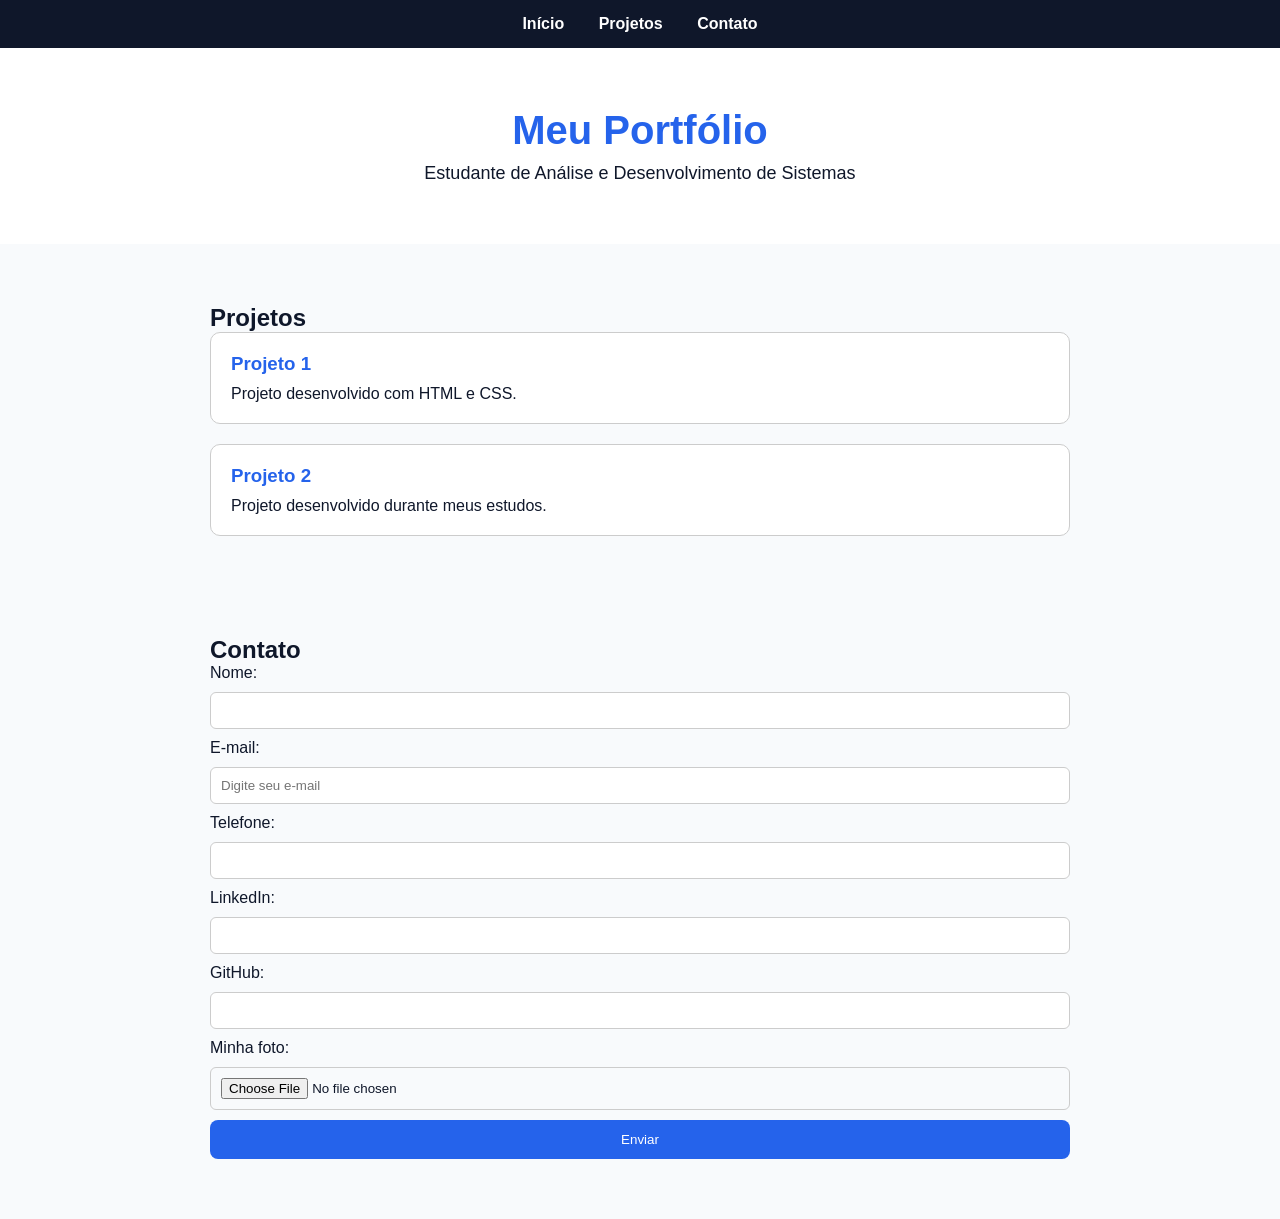
<file: aulas/index.html>
<!DOCTYPE html>
<html lang="pt-BR">
<head>
  <meta charset="UTF-8">
  <meta name="viewport" content="width=device-width, initial-scale=1.0">
  <title>Meu Portfólio</title>
  <link rel="stylesheet" href="css/style.css">
</head>

<body>

  <nav>
    <a href="#banner">Início</a>
    <a href="#projetos">Projetos</a>
    <a href="#contato">Contato</a>
  </nav>

  <header id="banner">
    <h1>Meu Portfólio</h1>
    <p>Estudante de Análise e Desenvolvimento de Sistemas</p>
  </header>

  <section id="projetos">
    <h2>Projetos</h2>

    <div class="card">
      <h3>Projeto 1</h3>
      <p>Projeto desenvolvido com HTML e CSS.</p>
    </div>

    <div class="card">
      <h3>Projeto 2</h3>
      <p>Projeto desenvolvido durante meus estudos.</p>
    </div>
  </section>

  <section id="contato">
    <h2>Contato</h2>

    <form>
      <label for="nome">Nome:</label>
      <input id="nome" name="nome" type="text" required pattern="[A-Za-zÀ-ÿ\s]{5,50}">

      <label for="email">E-mail:</label>
      <input id="email" name="email" type="email" required placeholder="Digite seu e-mail">

      <label for="telefone">Telefone:</label>
      <input id="telefone" name="telefone" type="tel" required pattern="[0-9\s()+-]{8,20}">

      <label for="linkedin">LinkedIn:</label>
      <input id="linkedin" name="linkedin" type="url" required>

      <label for="github">GitHub:</label>
      <input id="github" name="github" type="url" required>

      <label for="foto">Minha foto:</label>
      <input id="foto" name="foto" type="file" accept="image/*">

      <button type="submit">Enviar</button>
    </form>
  </section>

</body>
</html>
</file>
<file: aulas/css/style.css>
* {
  margin: 0;
  padding: 0;
  box-sizing: border-box;
}

body {
  font-family: Arial, sans-serif;
  background: #F8FAFC;
  color: #0F172A;
}

/* MENU */

nav {
  background: #0F172A;
  padding: 15px;
  text-align: center;
}

nav a {
  color: #FFFFFF;
  text-decoration: none;
  margin: 0 15px;
  font-weight: bold;
}

nav a:hover {
  color: #4DA6FF;
}

/* BANNER */

#banner {
  text-align: center;
  padding: 60px 20px;
  background: #FFFFFF;
}

#banner h1 {
  color: #2563EB;
  font-size: 40px;
  margin-bottom: 10px;
}

#banner p {
  font-size: 18px;
}

/* LAYOUT */

section {
  max-width: 900px;
  margin: 40px auto;
  padding: 20px;
}

/* PROJETOS */

.card {
  background: #FFFFFF;
  padding: 20px;
  margin-bottom: 20px;
  border: 1px solid #CCC;
  border-radius: 10px;
}

.card h3 {
  margin-bottom: 10px;
  color: #2563EB;
}


/* FORMULÁRIO */

form {
  display: flex;
  flex-direction: column;
  gap: 10px;
}

input {
  padding: 10px;
  border: 1px solid #CCC;
  border-radius: 6px;
}

input[type="text"],
input[type="email"],
input[type="tel"],
input[type="url"] {
  width: 100%;
}

button {
  background: #2563EB;
  color: #FFFFFF;
  border: none;
  padding: 12px 20px;
  border-radius: 8px;
  cursor: pointer;
}

button:hover {
  background: #1D4ED8;
}
</file>
